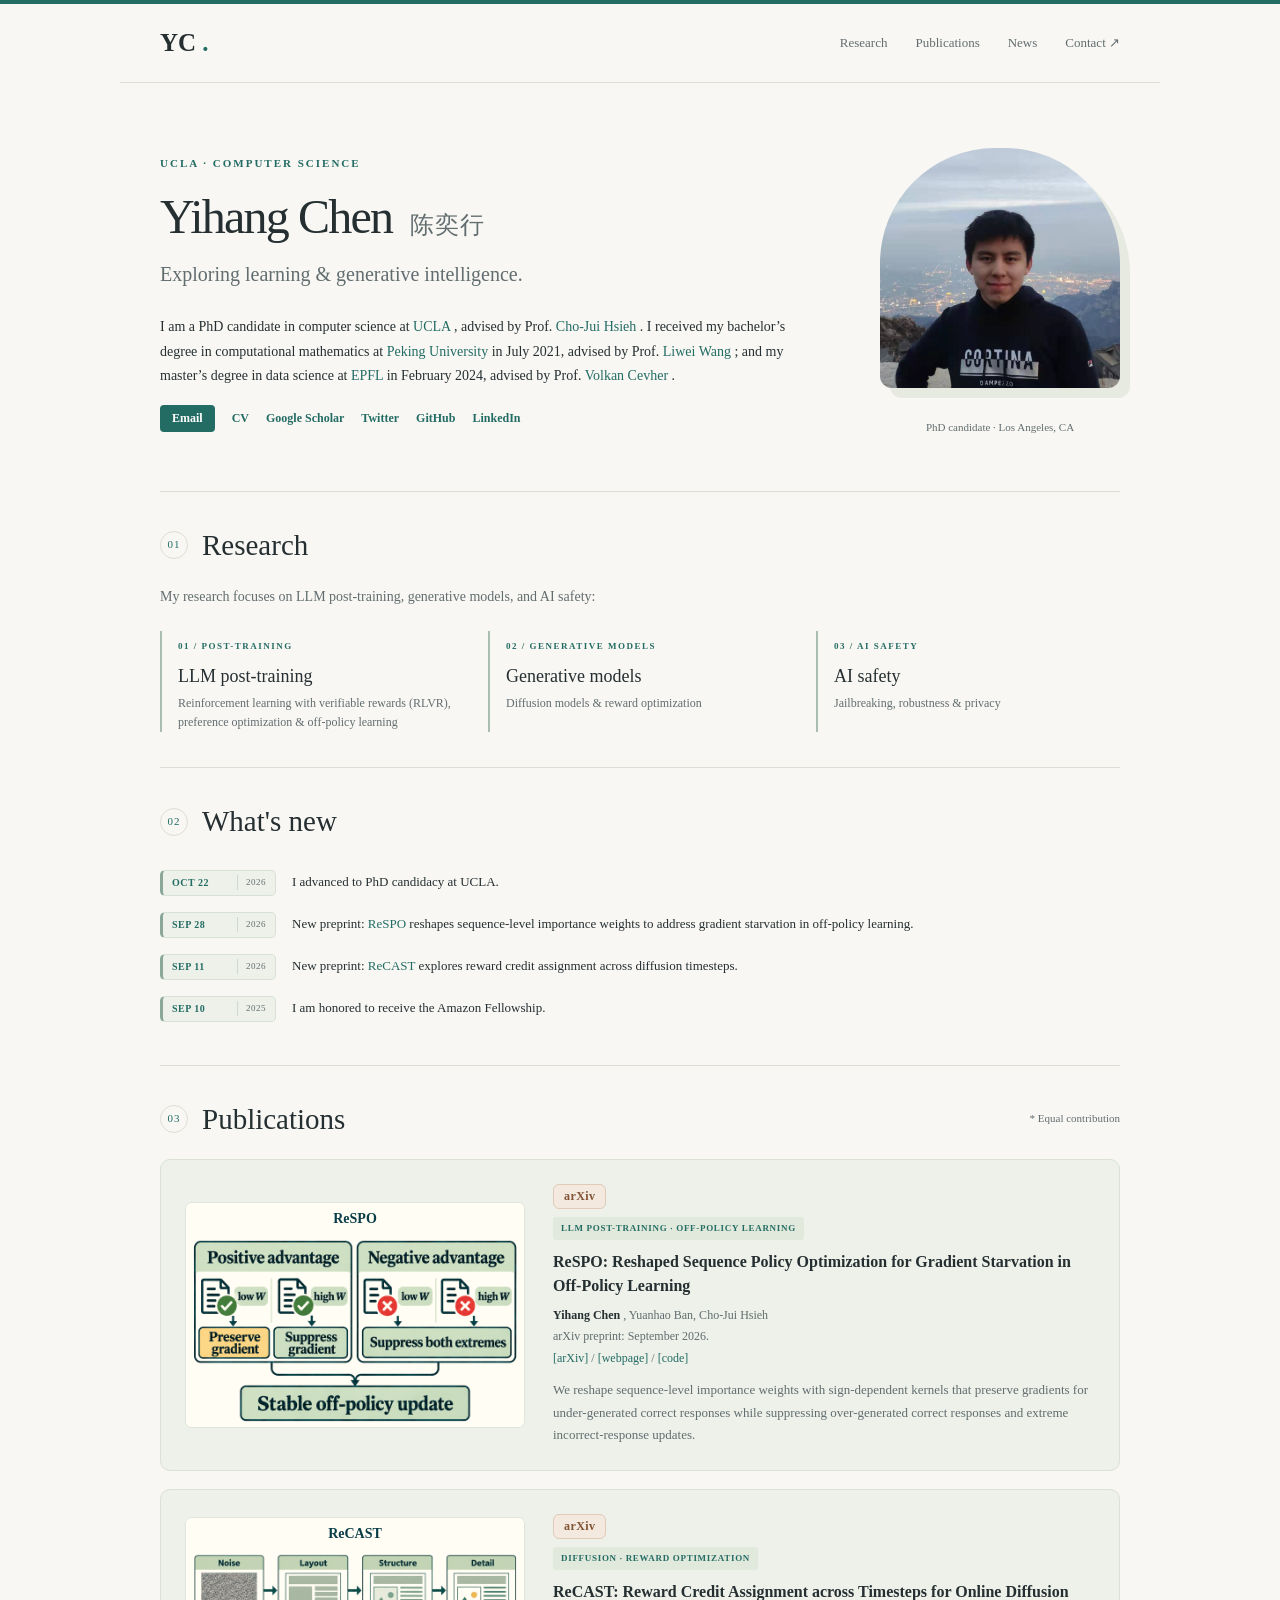
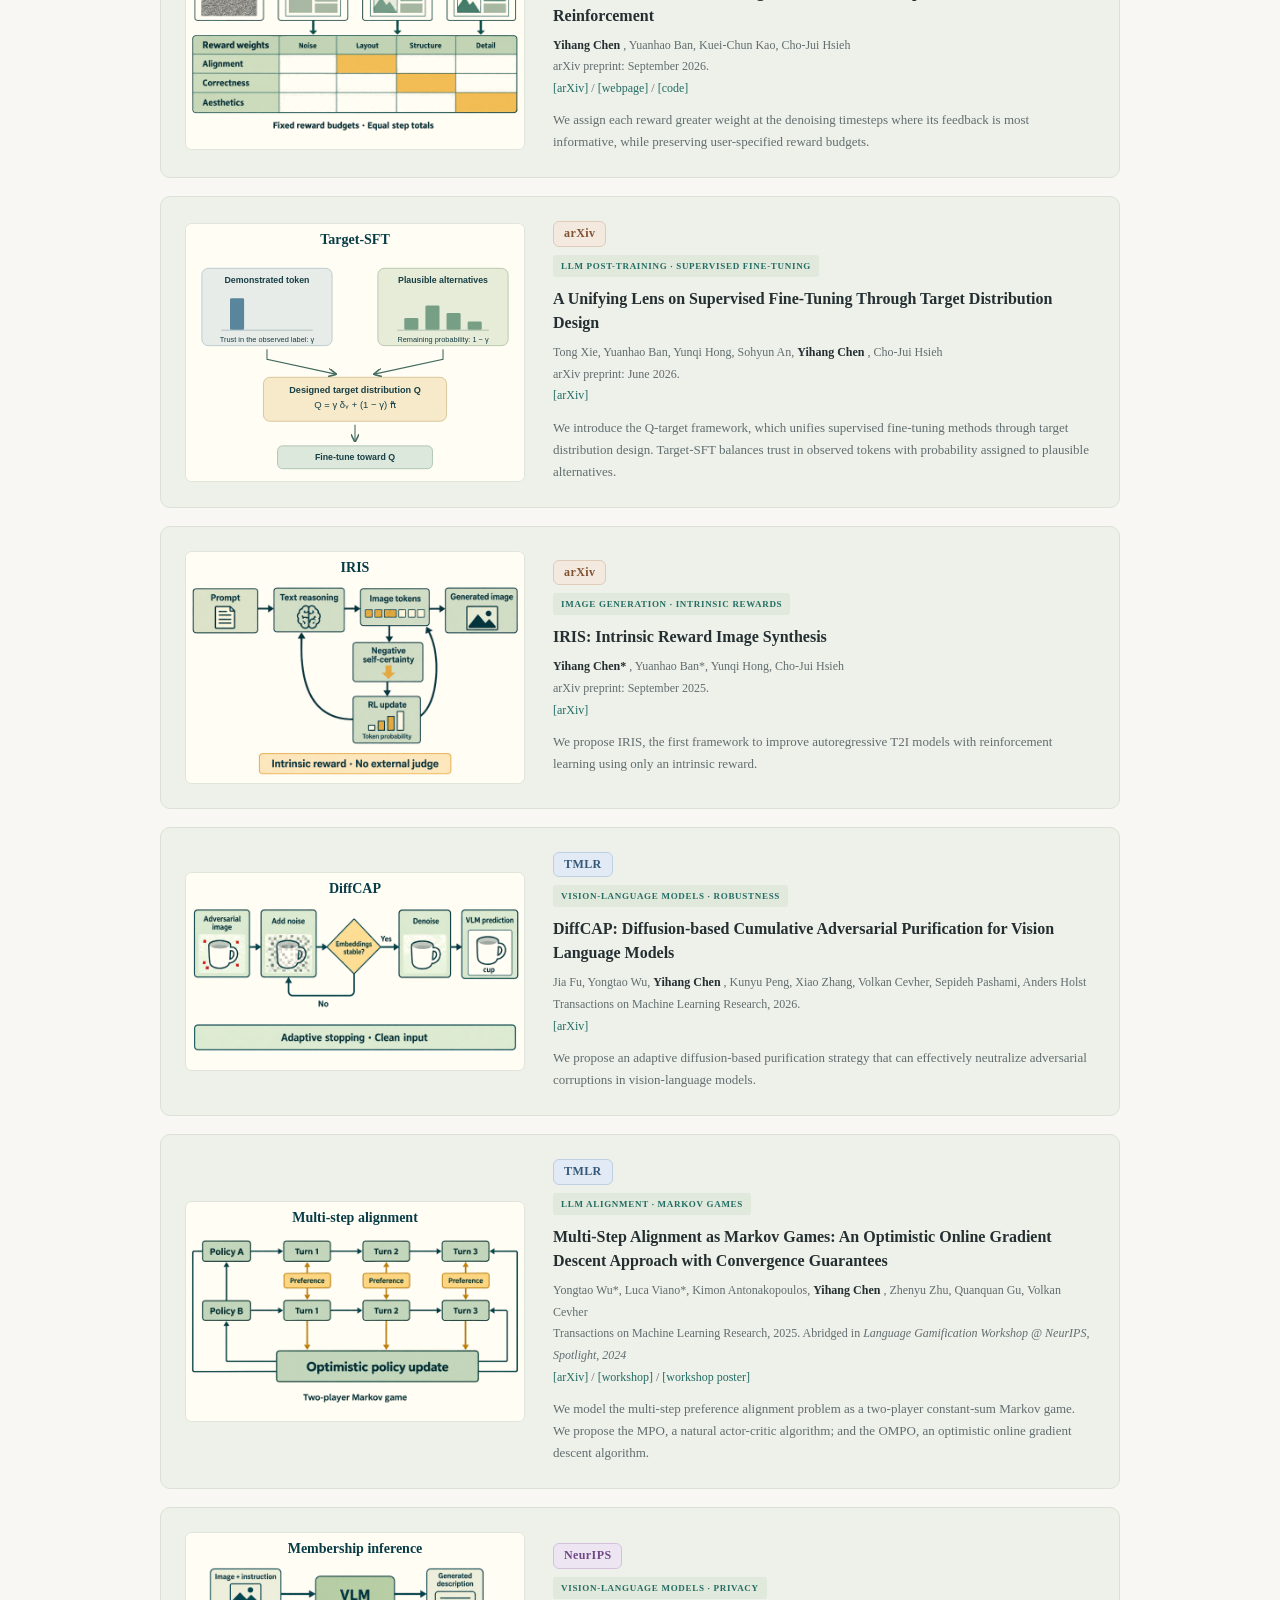
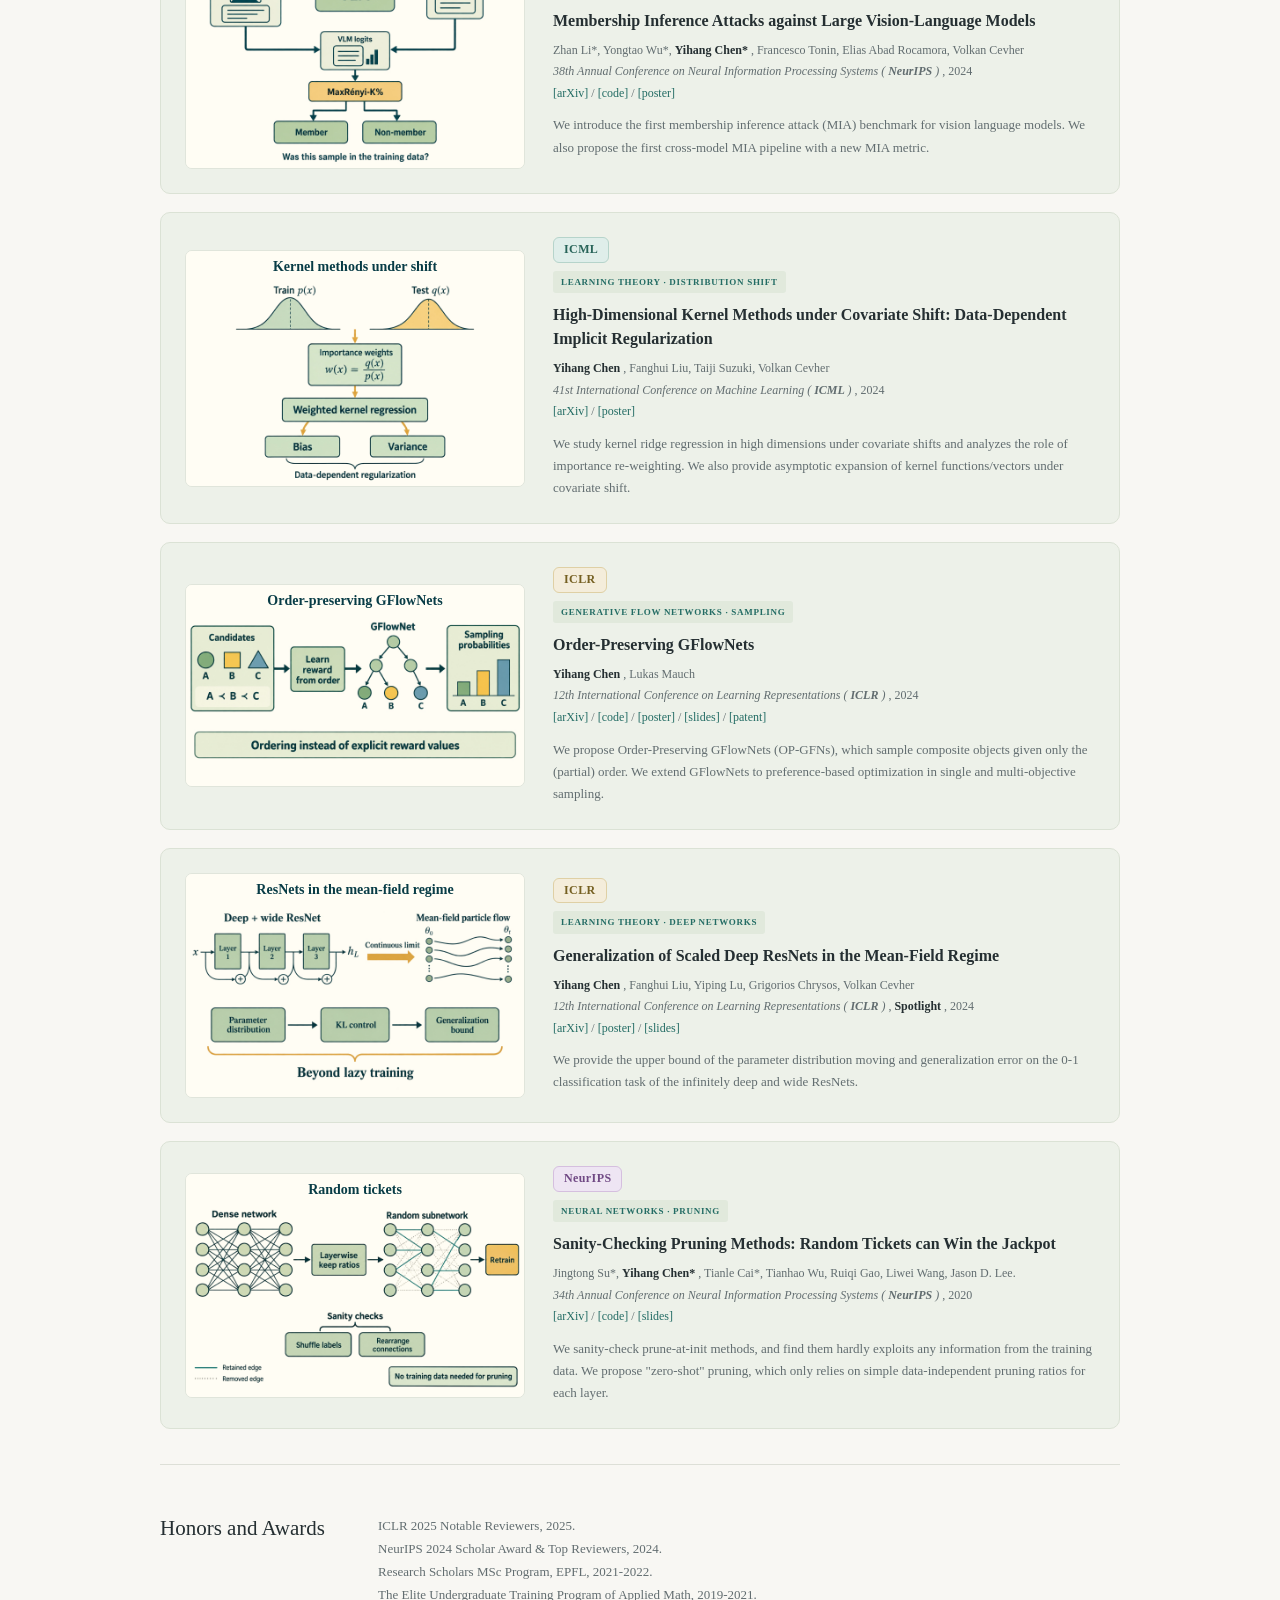
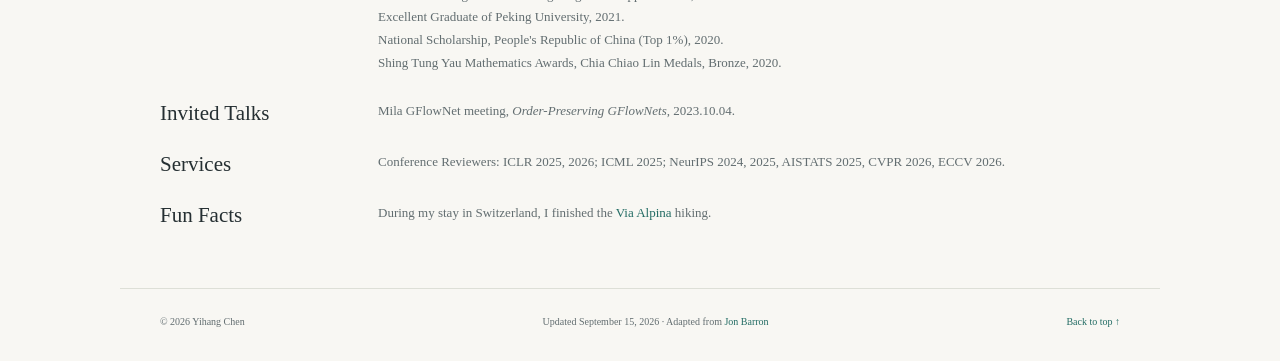
<file: index.html>
<!DOCTYPE html>
<html lang="en">
 <head>
  <meta charset="utf-8"/>
  <meta content="width=device-width, initial-scale=1" name="viewport"/>
  <meta content="Yihang Chen" name="author"/>
  <meta content="Yihang Chen, computer science PhD candidate at UCLA. Research in LLM post-training, generative models, and AI safety." name="description"/>
  <meta content="#f8f7f3" name="theme-color"/>
  <title>
   Yihang Chen | UCLA
  </title>
  <link href="images/favicon/favicon.ico" rel="icon"/>
  <link href="stylesheet.css" rel="stylesheet"/>
 </head>
 <body id="top">
  <a class="skip-link" href="#main">
   Skip to content
  </a>
  <header class="site-header">
   <a class="wordmark" href="#top">
    YC
    <span>
     .
    </span>
   </a>
   <nav aria-label="Main navigation">
    <a href="#research">
     Research
    </a>
    <a href="#publications">
     Publications
    </a>
    <a href="#news">
     News
    </a>
    <a href="mailto:yhangchen@cs.ucla.edu">
     Contact
     <span aria-hidden="true">
      ↗
     </span>
    </a>
   </nav>
  </header>
  <main id="main">
   <section aria-labelledby="name" class="hero">
    <div>
     <p class="eyebrow">
      UCLA · COMPUTER SCIENCE
     </p>
     <h1 id="name">
      Yihang Chen
      <span lang="zh">
       陈奕行
      </span>
     </h1>
     <p class="hero-subtitle">
      Exploring learning &amp; generative intelligence.
     </p>
     <p>
      I am a PhD candidate in computer science at
      <a href="https://www.cs.ucla.edu/">
       UCLA
      </a>
      , advised by Prof.
      <a href="https://web.cs.ucla.edu/~chohsieh/">
       Cho-Jui Hsieh
      </a>
      . I received my bachelor’s degree in computational mathematics at
      <a href="https://english.pku.edu.cn">
       Peking University
      </a>
      in July 2021, advised by Prof.
      <a href="http://www.liweiwang-pku.com">
       Liwei Wang
      </a>
      ; and my master’s degree in data science at
      <a href="https://epfl.ch">
       EPFL
      </a>
      in February 2024, advised by Prof.
      <a href="https://people.epfl.ch/volkan.cevher">
       Volkan Cevher
      </a>
      .
     </p>
     <div aria-label="Profile links" class="social-links">
      <a href="mailto:yhangchen@cs.ucla.edu">
       Email
      </a>
      <a href="https://www.overleaf.com/read/thnhrbrfrbvq#7aed11">
       CV
      </a>
      <a href="https://scholar.google.com/citations?user=HzlOQRkAAAAJ&amp;hl">
       Google
                                            Scholar
      </a>
      <a href="https://twitter.com/brandonchen991">
       Twitter
      </a>
      <a href="https://github.com/yhangchen">
       GitHub
      </a>
      <a href="https://www.linkedin.com/in/yihang-chen-177862194">
       LinkedIn
      </a>
     </div>
    </div>
    <figure class="portrait">
     <img alt="Yihang Chen" height="280" src="images/bio.jpg" width="280"/>
     <figcaption>
      PhD candidate · Los Angeles, CA
     </figcaption>
    </figure>
   </section>
   <section class="research-section" id="research">
    <div class="section-heading">
     <span class="section-number">
      01
     </span>
     <h2>
      Research
     </h2>
    </div>
    <p>
     My research focuses on LLM post-training, generative models, and AI safety:
    </p>
    <ul class="research-topics">
     <li>
      <span>
       01 / POST-TRAINING
      </span>
      <h3>
       LLM post-training
      </h3>
      <p>
       Reinforcement learning with verifiable rewards (RLVR), preference optimization &amp; off-policy learning
      </p>
     </li>
     <li>
      <span>
       02 / GENERATIVE MODELS
      </span>
      <h3>
       Generative models
      </h3>
      <p>
       Diffusion models &amp; reward optimization
      </p>
     </li>
     <li>
      <span>
       03 / AI SAFETY
      </span>
      <h3>
       AI safety
      </h3>
      <p>
       Jailbreaking, robustness &amp; privacy
      </p>
     </li>
    </ul>
   </section>
   <section class="news-section" id="news">
    <div class="section-heading">
     <span class="section-number">
      02
     </span>
     <h2>
      What's new
     </h2>
    </div>
    <ul class="news-list">
     <li>
      <time class="news-date" datetime="2026-10-22">
       <span>
        Oct 22
       </span>
       <span class="news-year">
        2026
       </span>
      </time>
      <div class="news-copy">
       I advanced to PhD candidacy at UCLA.
      </div>
     </li>
     <li>
      <time class="news-date" datetime="2026-09-28">
       <span>
        Sep 28
       </span>
       <span class="news-year">
        2026
       </span>
      </time>
      <div class="news-copy">
       New preprint:
       <a href="https://yhangchen.github.io/ReSPO/">
        ReSPO
       </a>
       reshapes sequence-level importance weights to address gradient starvation in off-policy learning.
      </div>
     </li>
     <li>
      <time class="news-date" datetime="2026-09-11">
       <span>
        Sep 11
       </span>
       <span class="news-year">
        2026
       </span>
      </time>
      <div class="news-copy">
       New preprint:
       <a href="https://arxiv.org/abs/2609.13425">
        ReCAST
       </a>
       explores reward credit assignment across diffusion timesteps.
      </div>
     </li>
     <li>
      <time class="news-date" datetime="2025-09-10">
       <span>
        Sep 10
       </span>
       <span class="news-year">
        2025
       </span>
      </time>
      <div class="news-copy">
       I am honored to receive the Amazon Fellowship.
      </div>
     </li>
    </ul>
   </section>
   <section id="publications">
    <div class="section-heading">
     <span class="section-number">
      03
     </span>
     <h2>
      Publications
     </h2>
     <span class="section-note">
      * Equal contribution
     </span>
    </div>
    <div class="publication-list">
     <article class="publication">
      <figure class="paper-image">
       <a aria-label="Enlarge method diagram: ReSPO gradient allocation" class="diagram-link" href="images/publications/respo-diagram-v3.png" rel="noopener" style="--heading-trim: 10%; --heading-background: #fffdf4;" target="_blank">
        <span aria-hidden="true" class="diagram-heading">
         <span>
          ReSPO
         </span>
        </span>
        <span class="diagram-art">
         <img alt="ReSPO preserves low-ratio positive gradients, suppresses high-ratio positive gradients, and suppresses both negative-ratio extremes." height="1024" loading="lazy" src="images/publications/respo-diagram-v3.png" width="1536"/>
        </span>
       </a>
      </figure>
      <div class="paper-info">
       <span class="paper-venue" data-venue="arxiv">
        arXiv
       </span>
       <span class="paper-topic">
        LLM POST-TRAINING · OFF-POLICY LEARNING
       </span>
       <a href="https://arxiv.org/abs/2609.35433">
        <h3>
         ReSPO: Reshaped Sequence Policy Optimization for Gradient Starvation in Off-Policy Learning
        </h3>
       </a>
       <strong>
        Yihang Chen
       </strong>
       , Yuanhao Ban, Cho-Jui Hsieh
       <br/>
       arXiv preprint: September 2026.
       <br/>
       <a href="https://arxiv.org/abs/2609.35433">
        [arXiv]
       </a>
       /
       <a href="https://yhangchen.github.io/ReSPO/">
        [webpage]
       </a>
       /
       <a href="https://github.com/yhangchen/ReSPO-code">
        [code]
       </a>
       <p>
        We reshape sequence-level importance weights with sign-dependent kernels that preserve gradients for under-generated correct responses while suppressing over-generated correct responses and extreme incorrect-response updates.
       </p>
      </div>
     </article>
     <article class="publication">
      <figure class="paper-image">
       <a aria-label="Enlarge method diagram: ReCAST: Reward Credit Assignment across Timesteps for Online Diffusion Reinforcement" class="diagram-link" href="images/publications/recast-diagram.jpg" rel="noopener" style="--heading-trim: 8%; --heading-background: #fffdf4;" target="_blank">
        <span aria-hidden="true" class="diagram-heading">
         <span>
          ReCAST
         </span>
        </span>
        <span class="diagram-art">
         <img alt="Reward-specific weights vary across denoising steps while preserving reward budgets." height="1024" loading="lazy" src="images/publications/recast-diagram.jpg" width="1536"/>
        </span>
       </a>
      </figure>
      <div class="paper-info">
       <span class="paper-venue" data-venue="arxiv">
        arXiv
       </span>
       <span class="paper-topic">
        DIFFUSION · REWARD OPTIMIZATION
       </span>
       <a href="https://arxiv.org/abs/2609.13425">
        <h3>
         ReCAST: Reward Credit Assignment across Timesteps for Online Diffusion Reinforcement
        </h3>
       </a>
       <strong>
        Yihang Chen
       </strong>
       , Yuanhao Ban, Kuei-Chun Kao, Cho-Jui Hsieh
       <br/>
       arXiv preprint: September 2026.
       <br/>
       <a href="https://arxiv.org/abs/2609.13425">
        [arXiv]
       </a>
       /
       <a href="https://yhangchen.github.io/ReCAST/">
        [webpage]
       </a>
       /
       <a href="https://github.com/yhangchen/ReCAST-code">
        [code]
       </a>
       <p>
        We assign each reward greater weight at the denoising timesteps where its feedback is most informative, while preserving user-specified reward budgets.
       </p>
      </div>
     </article>
     <article class="publication">
      <figure class="paper-image">
       <a aria-label="Enlarge method diagram: Target-SFT" class="diagram-link" href="images/publications/target-sft-diagram.svg" rel="noopener" style="--heading-trim: 0%; --heading-background: #fffdf4;" target="_blank">
        <span aria-hidden="true" class="diagram-heading">
         <span>
          Target-SFT
         </span>
        </span>
        <span class="diagram-art">
         <img alt="Target-SFT mixes trust in the demonstrated token with plausible alternatives to construct the training target Q." height="640" loading="lazy" src="images/publications/target-sft-diagram.svg" width="960"/>
        </span>
       </a>
      </figure>
      <div class="paper-info">
       <span class="paper-venue" data-venue="arxiv">
        arXiv
       </span>
       <span class="paper-topic">
        LLM POST-TRAINING · SUPERVISED FINE-TUNING
       </span>
       <a href="https://arxiv.org/abs/2606.11189">
        <h3>
         A Unifying Lens on Supervised Fine-Tuning Through Target Distribution Design
        </h3>
       </a>
       Tong Xie, Yuanhao Ban, Yunqi Hong, Sohyun An,
       <strong>
        Yihang Chen
       </strong>
       , Cho-Jui Hsieh
       <br/>
       arXiv preprint: June 2026.
       <br/>
       <a href="https://arxiv.org/abs/2606.11189">
        [arXiv]
       </a>
       <p>
        We introduce the Q-target framework, which unifies supervised fine-tuning methods through target distribution design. Target-SFT balances trust in observed tokens with probability assigned to plausible alternatives.
       </p>
      </div>
     </article>
     <article class="publication">
      <figure class="paper-image">
       <a aria-label="Enlarge method diagram: IRIS: Intrinsic Reward Image Synthesis" class="diagram-link" href="images/publications/iris-diagram.jpg" rel="noopener" style="--heading-trim: 8%; --heading-background: #ffffff;" target="_blank">
        <span aria-hidden="true" class="diagram-heading">
         <span>
          IRIS
         </span>
        </span>
        <span class="diagram-art">
         <img alt="Negative self-certainty supplies the intrinsic reward for image-generation RL." height="1024" loading="lazy" src="images/publications/iris-diagram.jpg" width="1536"/>
        </span>
       </a>
      </figure>
      <div class="paper-info">
       <span class="paper-venue" data-venue="arxiv">
        arXiv
       </span>
       <span class="paper-topic">
        IMAGE GENERATION · INTRINSIC REWARDS
       </span>
       <a href="https://arxiv.org/abs/2509.25562">
        <h3>
         IRIS: Intrinsic Reward Image Synthesis
        </h3>
       </a>
       <strong>
        Yihang Chen*
       </strong>
       , Yuanhao Ban*, Yunqi Hong, Cho-Jui Hsieh
       <br/>
       arXiv preprint: September 2025.
       <br/>
       <a href="https://arxiv.org/abs/2509.25562">
        [arXiv]
       </a>
       <p>
        We propose IRIS, the first framework to improve autoregressive T2I models with reinforcement learning using only an intrinsic reward.
       </p>
      </div>
     </article>
     <article class="publication">
      <figure class="paper-image">
       <a aria-label="Enlarge method diagram: DiffCAP: Diffusion-based Cumulative Adversarial Purification for Vision Language Models" class="diagram-link" href="images/publications/diffcap-diagram-v2.jpg" rel="noopener" style="--heading-trim: 18%; --heading-background: #fffef6;" target="_blank">
        <span aria-hidden="true" class="diagram-heading">
         <span>
          DiffCAP
         </span>
        </span>
        <span class="diagram-art">
         <img alt="Add noise until embeddings stabilize, then denoise before VLM inference." height="1024" loading="lazy" src="images/publications/diffcap-diagram-v2.jpg" width="1536"/>
        </span>
       </a>
      </figure>
      <div class="paper-info">
       <span class="paper-venue" data-venue="tmlr">
        TMLR
       </span>
       <span class="paper-topic">
        VISION-LANGUAGE MODELS · ROBUSTNESS
       </span>
       <a href="https://openreview.net/forum?id=kpuV3mzwqw">
        <h3>
         DiffCAP: Diffusion-based Cumulative Adversarial Purification for Vision Language Models
        </h3>
       </a>
       Jia Fu, Yongtao Wu,
       <strong>
        Yihang Chen
       </strong>
       , Kunyu Peng, Xiao Zhang, Volkan Cevher, Sepideh Pashami, Anders Holst
       <br/>
       Transactions on Machine Learning Research, 2026.
       <br/>
       <a href="https://arxiv.org/abs/2506.03933">
        [arXiv]
       </a>
       <p>
        We propose an adaptive diffusion-based purification strategy that can effectively neutralize adversarial corruptions in vision-language models.
       </p>
      </div>
     </article>
     <article class="publication">
      <figure class="paper-image">
       <a aria-label="Enlarge method diagram: Multi-Step Alignment as Markov Games: An Optimistic Online Gradient Descent Approach with Convergence Guarantees" class="diagram-link" href="images/publications/ompo-diagram.jpg" rel="noopener" style="--heading-trim: 11.3333%; --heading-background: #fffdf4;" target="_blank">
        <span aria-hidden="true" class="diagram-heading">
         <span>
          Multi-step alignment
         </span>
        </span>
        <span class="diagram-art">
         <img alt="Compare policies at each turn and update them using multi-step preferences." height="1024" loading="lazy" src="images/publications/ompo-diagram.jpg" width="1536"/>
        </span>
       </a>
      </figure>
      <div class="paper-info">
       <span class="paper-venue" data-venue="tmlr">
        TMLR
       </span>
       <span class="paper-topic">
        LLM ALIGNMENT · MARKOV GAMES
       </span>
       <a href="https://openreview.net/forum?id=ZWZKaqZCy0">
        <h3>
         Multi-Step Alignment as Markov Games: An Optimistic Online Gradient Descent Approach with Convergence Guarantees
        </h3>
       </a>
       Yongtao Wu*, Luca Viano*, Kimon Antonakopoulos,
       <strong>
        Yihang Chen
       </strong>
       , Zhenyu Zhu, Quanquan Gu, Volkan Cevher
       <br/>
       Transactions on Machine Learning Research, 2025. Abridged in
       <em>
        Language Gamification Workshop @ NeurIPS, Spotlight, 2024
       </em>
       <br/>
       <a href="https://arxiv.org/abs/2502.12678">
        [arXiv]
       </a>
       /
       <a href="https://openreview.net/forum?id=Q8Ee3yrwC6">
        [workshop]
       </a>
       /
       <a href="posters/24_neurips_langame_mpo.pdf">
        [workshop poster]
       </a>
       <p>
        We model the multi-step preference alignment problem as a two-player constant-sum Markov game. We propose the MPO, a natural actor-critic algorithm; and the OMPO, an optimistic online gradient descent algorithm.
       </p>
      </div>
     </article>
     <article class="publication">
      <figure class="paper-image">
       <a aria-label="Enlarge method diagram: Membership Inference Attacks against Large Vision-Language Models" class="diagram-link" href="images/publications/membership-diagram.jpg" rel="noopener" style="--heading-trim: 6.66667%; --heading-background: #ffffff;" target="_blank">
        <span aria-hidden="true" class="diagram-heading">
         <span>
          Membership inference
         </span>
        </span>
        <span class="diagram-art">
         <img alt="Use image and text output statistics to detect training-data membership." height="1024" loading="lazy" src="images/publications/membership-diagram.jpg" width="1536"/>
        </span>
       </a>
      </figure>
      <div class="paper-info">
       <span class="paper-venue" data-venue="neurips">
        NeurIPS
       </span>
       <span class="paper-topic">
        VISION-LANGUAGE MODELS · PRIVACY
       </span>
       <a href="https://openreview.net/forum?id=nv2Qt5cj1a">
        <h3>
         Membership Inference Attacks against Large Vision-Language Models
        </h3>
       </a>
       Zhan Li*, Yongtao Wu*,
       <strong>
        Yihang Chen*
       </strong>
       , Francesco Tonin, Elias Abad Rocamora, Volkan Cevher
       <br/>
       <em>
        38th Annual Conference on Neural Information Processing Systems (
        <b>
         NeurIPS
        </b>
        )
       </em>
       , 2024
       <br/>
       <a href="https://arxiv.org/abs/2411.02902">
        [arXiv]
       </a>
       /
       <a href="https://github.com/LIONS-EPFL/VL-MIA">
        [code]
       </a>
       /
       <a href="posters/24_neurips_mia.pdf">
        [poster]
       </a>
       <p>
        We introduce the first membership inference attack (MIA) benchmark for vision language models. We also propose the first cross-model MIA pipeline with a new MIA metric.
       </p>
      </div>
     </article>
     <article class="publication">
      <figure class="paper-image">
       <a aria-label="Enlarge method diagram: High-Dimensional Kernel Methods under Covariate Shift: Data-Dependent Implicit Regularization" class="diagram-link" href="images/publications/kernel-diagram.jpg" rel="noopener" style="--heading-trim: 6.66667%; --heading-background: #fffdf4;" target="_blank">
        <span aria-hidden="true" class="diagram-heading">
         <span>
          Kernel methods under shift
         </span>
        </span>
        <span class="diagram-art">
         <img alt="Importance weighting changes the bias–variance trade-off under covariate shift." height="1024" loading="lazy" src="images/publications/kernel-diagram.jpg" width="1536"/>
        </span>
       </a>
      </figure>
      <div class="paper-info">
       <span class="paper-venue" data-venue="icml">
        ICML
       </span>
       <span class="paper-topic">
        LEARNING THEORY · DISTRIBUTION SHIFT
       </span>
       <a href="https://openreview.net/forum?id=bBzlapzeR1">
        <h3>
         High-Dimensional Kernel Methods under Covariate Shift: Data-Dependent Implicit Regularization
        </h3>
       </a>
       <strong>
        Yihang Chen
       </strong>
       , Fanghui Liu, Taiji Suzuki, Volkan Cevher
       <br/>
       <em>
        41st International Conference on Machine Learning (
        <b>
         ICML
        </b>
        )
       </em>
       , 2024
       <br/>
       <a href="https://arxiv.org/abs/2406.03171">
        [arXiv]
       </a>
       /
       <a href="posters/24_icml_kernel.pdf">
        [poster]
       </a>
       <p>
        We study kernel ridge regression in high dimensions under covariate shifts and analyzes the role of importance re-weighting. We also provide asymptotic expansion of kernel functions/vectors under covariate shift.
       </p>
      </div>
     </article>
     <article class="publication">
      <figure class="paper-image">
       <a aria-label="Enlarge method diagram: Order-Preserving GFlowNets" class="diagram-link" href="images/publications/gflownet-diagram.jpg" rel="noopener" style="--heading-trim: 16.6667%; --heading-background: #ffffff;" target="_blank">
        <span aria-hidden="true" class="diagram-heading">
         <span>
          Order-preserving GFlowNets
         </span>
        </span>
        <span class="diagram-art">
         <img alt="Learn rewards from candidate orderings, then sample through a GFlowNet." height="1024" loading="lazy" src="images/publications/gflownet-diagram.jpg" width="1536"/>
        </span>
       </a>
      </figure>
      <div class="paper-info">
       <span class="paper-venue" data-venue="iclr">
        ICLR
       </span>
       <span class="paper-topic">
        GENERATIVE FLOW NETWORKS · SAMPLING
       </span>
       <a href="https://openreview.net/forum?id=VXDPXuq4oG">
        <h3>
         Order-Preserving GFlowNets
        </h3>
       </a>
       <strong>
        Yihang Chen
       </strong>
       , Lukas Mauch
       <br/>
       <em>
        12th International Conference on Learning Representations (
        <b>
         ICLR
        </b>
        )
       </em>
       , 2024
       <br/>
       <a href="https://arxiv.org/abs/2310.00386">
        [arXiv]
       </a>
       /
       <a href="https://github.com/yhangchen/OP-GFN">
        [code]
       </a>
       /
       <a href="posters/24_iclr_gfn.pdf">
        [poster]
       </a>
       /
       <a href="slides/24_iclr_gfn.pdf">
        [slides]
       </a>
       /
       <a href="https://patents.google.com/patent/WO2025061851A1/en?oq=wo2025061851">
        [patent]
       </a>
       <p>
        We propose Order-Preserving GFlowNets (OP-GFNs), which sample composite objects given only the (partial) order. We extend GFlowNets to preference-based optimization in single and multi-objective sampling.
       </p>
      </div>
     </article>
     <article class="publication">
      <figure class="paper-image">
       <a aria-label="Enlarge method diagram: Generalization of Scaled Deep ResNets in the Mean-Field Regime" class="diagram-link" href="images/publications/resnet-diagram.jpg" rel="noopener" style="--heading-trim: 10%; --heading-background: #ffffff;" target="_blank">
        <span aria-hidden="true" class="diagram-heading">
         <span>
          ResNets in the mean-field regime
         </span>
        </span>
        <span class="diagram-art">
         <img alt="Control parameter-distribution movement to derive generalization bounds." height="1024" loading="lazy" src="images/publications/resnet-diagram.jpg" width="1536"/>
        </span>
       </a>
      </figure>
      <div class="paper-info">
       <span class="paper-venue" data-venue="iclr">
        ICLR
       </span>
       <span class="paper-topic">
        LEARNING THEORY · DEEP NETWORKS
       </span>
       <a href="https://openreview.net/forum?id=tMzPZTvz2H">
        <h3>
         Generalization of Scaled Deep ResNets in the Mean-Field Regime
        </h3>
       </a>
       <strong>
        Yihang Chen
       </strong>
       , Fanghui Liu, Yiping Lu, Grigorios Chrysos, Volkan Cevher
       <br/>
       <em>
        12th International Conference on Learning Representations (
        <b>
         ICLR
        </b>
        )
       </em>
       ,
       <span class="distinction">
        <strong>
         Spotlight
        </strong>
       </span>
       , 2024
       <br/>
       <a href="https://arxiv.org/abs/2403.09889">
        [arXiv]
       </a>
       /
       <a href="posters/24_iclr_resnet.pdf">
        [poster]
       </a>
       /
       <a href="slides/24_iclr_resnet.pdf">
        [slides]
       </a>
       <p>
        We provide the upper bound of the parameter distribution moving and generalization error on the 0-1 classification task of the infinitely deep and wide ResNets.
       </p>
      </div>
     </article>
     <article class="publication">
      <figure class="paper-image">
       <a aria-label="Enlarge method diagram: Sanity-Checking Pruning Methods: Random Tickets can Win the Jackpot" class="diagram-link" href="images/publications/pruning-diagram.jpg" rel="noopener" style="--heading-trim: 10%; --heading-background: #fffdf4;" target="_blank">
        <span aria-hidden="true" class="diagram-heading">
         <span>
          Random tickets
         </span>
        </span>
        <span class="diagram-art">
         <img alt="Randomly retain edges using layerwise ratios, then train the sparse network." height="1024" loading="lazy" src="images/publications/pruning-diagram.jpg" width="1536"/>
        </span>
       </a>
      </figure>
      <div class="paper-info">
       <span class="paper-venue" data-venue="neurips">
        NeurIPS
       </span>
       <span class="paper-topic">
        NEURAL NETWORKS · PRUNING
       </span>
       <a href="https://proceedings.neurips.cc/paper/2020/hash/eae27d77ca20db309e056e3d2dcd7d69-Abstract.html">
        <h3>
         Sanity-Checking Pruning Methods: Random Tickets can Win the Jackpot
        </h3>
       </a>
       Jingtong Su*,
       <strong>
        Yihang Chen*
       </strong>
       , Tianle Cai*, Tianhao Wu, Ruiqi Gao, Liwei Wang, Jason D. Lee.
       <br/>
       <em>
        34th Annual Conference on Neural Information Processing Systems (
        <b>
         NeurIPS
        </b>
        )
       </em>
       , 2020
       <br/>
       <a href="https://arxiv.org/abs/2009.11094">
        [arXiv]
       </a>
       /
       <a href="https://github.com/yhangchen/sanity-checking-pruning">
        [code]
       </a>
       /
       <a href="slides/20_neurips_pruning.pdf">
        [slides]
       </a>
       <p>
        We sanity-check prune-at-init methods, and find them hardly exploits any information from the training data. We propose "zero-shot" pruning, which only relies on simple data-independent pruning ratios for each layer.
       </p>
      </div>
     </article>
    </div>
   </section>
   <div class="details">
    <section class="detail-section">
     <h2>
      Honors and Awards
     </h2>
     <div>
      ICLR 2025 Notable Reviewers, 2025.
      <br/>
      NeurIPS 2024 Scholar Award &amp; Top Reviewers, 2024.
      <br/>
      Research Scholars MSc Program, EPFL, 2021-2022.
      <br/>
      The Elite Undergraduate Training Program of Applied Math, 2019-2021.
      <br/>
      Excellent Graduate of Peking University, 2021.
      <br/>
      National Scholarship, People's Republic of China (Top 1%), 2020.
      <br/>
      Shing Tung Yau Mathematics Awards, Chia Chiao Lin Medals, Bronze, 2020.
     </div>
    </section>
    <section class="detail-section">
     <h2>
      Invited Talks
     </h2>
     <div>
      Mila GFlowNet meeting,
      <em>
       Order-Preserving GFlowNets,
      </em>
      2023.10.04.
     </div>
    </section>
    <section class="detail-section">
     <h2>
      Services
     </h2>
     <div>
      Conference Reviewers: ICLR 2025, 2026; ICML 2025; NeurIPS 2024, 2025, AISTATS 2025, CVPR 2026, ECCV 2026.
     </div>
    </section>
    <section class="detail-section">
     <h2>
      Fun Facts
     </h2>
     <div>
      During my stay in Switzerland, I finished the
      <a href="miscellanea/via_alpina.pdf">
       Via Alpina
      </a>
      hiking.
     </div>
    </section>
   </div>
  </main>
  <footer>
   <span>
    © 2026 Yihang Chen
   </span>
   <span>
    Updated September 15, 2026 · Adapted from
    <a href="https://github.com/jonbarron/jonbarron_website">
     Jon Barron
    </a>
   </span>
   <a href="#top">
    Back to top ↑
   </a>
  </footer>
 </body>
</html>
</file>
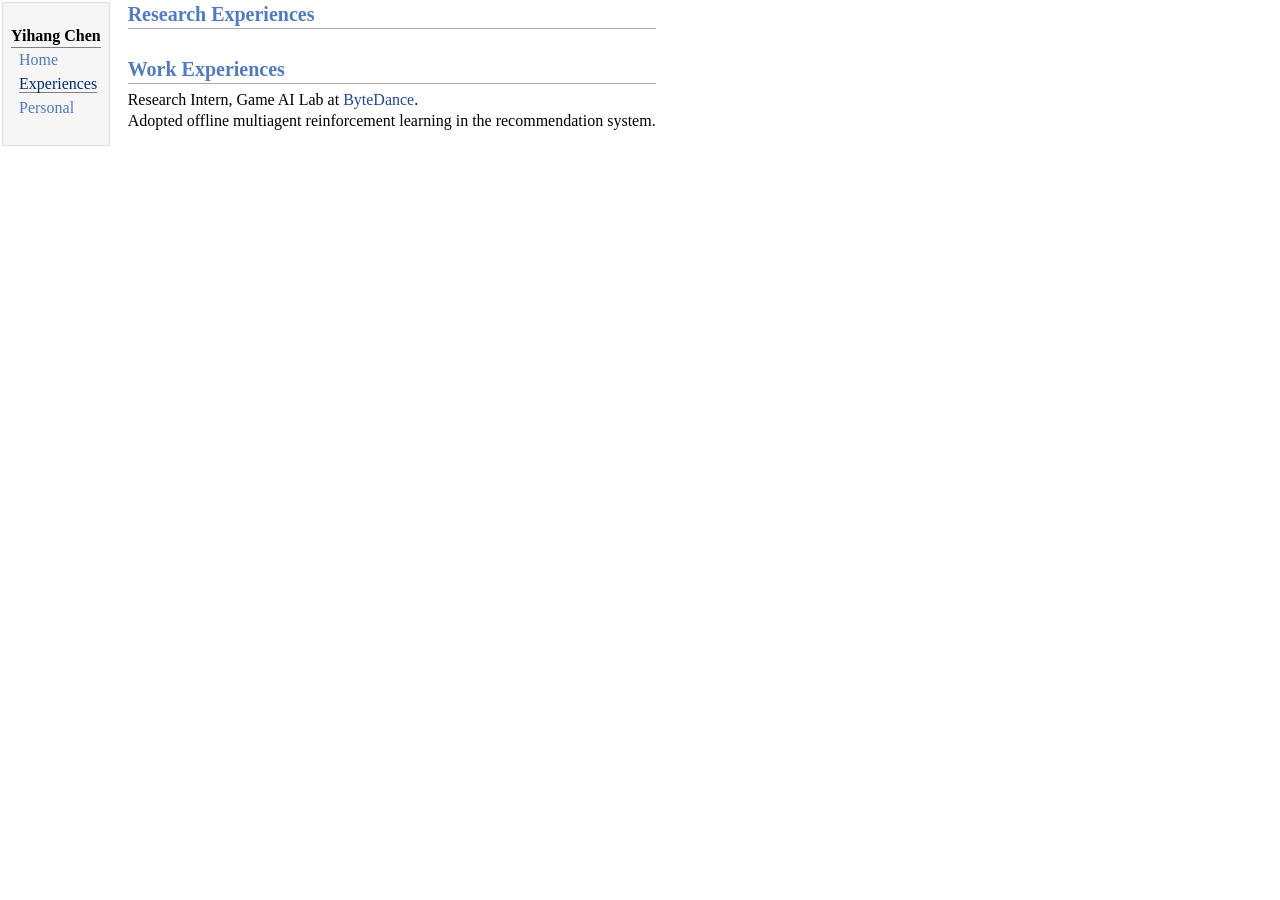
<file: experiences.html>
<!DOCTYPE html PUBLIC "-//W3C//DTD XHTML 1.1//EN"
  "http://www.w3.org/TR/xhtml11/DTD/xhtml11.dtd">
<html xmlns="http://www.w3.org/1999/xhtml" xml:lang="en">
<head>
<meta name="generator" content="jemdoc, see http://jemdoc.jaboc.net/" />
<meta http-equiv="Content-Type" content="text/html;charset=utf-8" />
<link rel="stylesheet" href="jemdoc.css" type="text/css" />
<title></title>
</head>
<body>
<table summary="Table for page layout." id="tlayout">
<tr valign="top">
<td id="layout-menu">
<div class="menu-category">Yihang Chen</div>
<div class="menu-item"><a href="index.html">Home</a></div>
<div class="menu-item"><a href="experiences.html" class="current">Experiences</a></div>
<div class="menu-item"><a href="personal.html">Personal</a></div>
</td>
<td id="layout-content">
<h2>Research Experiences</h2>
<h2>Work Experiences</h2>
<p>Research Intern, Game AI Lab at <a href="www.bytedance.com/">ByteDance</a>.<br />
Adopted offline multiagent reinforcement learning in the recommendation system. </p>
</td>
</tr>
</table>
</body>
</html>
</file>
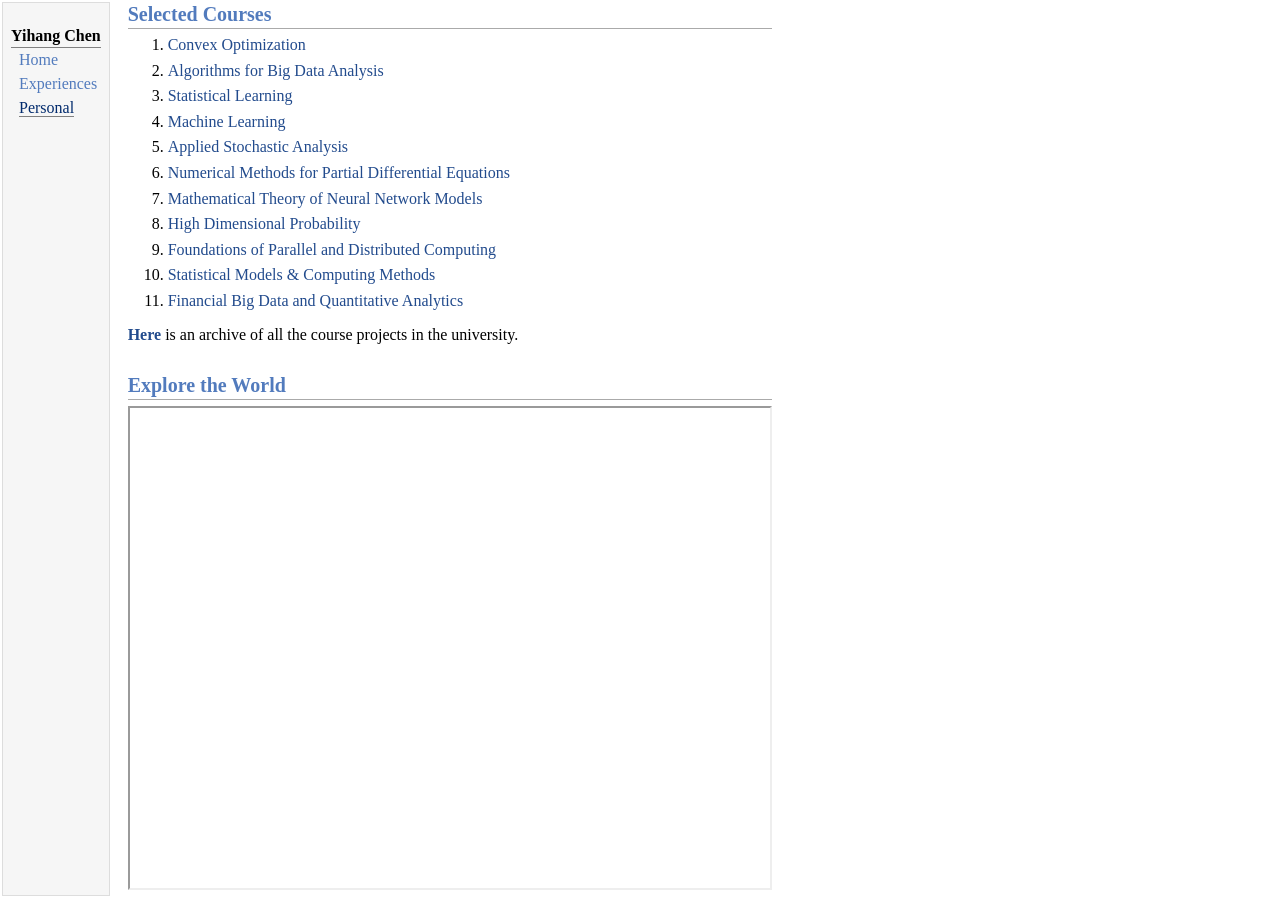
<file: personal.html>
<!DOCTYPE html PUBLIC "-//W3C//DTD XHTML 1.1//EN"
  "http://www.w3.org/TR/xhtml11/DTD/xhtml11.dtd">
<html xmlns="http://www.w3.org/1999/xhtml" xml:lang="en">
<head>
<meta name="generator" content="jemdoc, see http://jemdoc.jaboc.net/" />
<meta http-equiv="Content-Type" content="text/html;charset=utf-8" />
<link rel="stylesheet" href="jemdoc.css" type="text/css" />
<title></title>
</head>
<body>
<table summary="Table for page layout." id="tlayout">
<tr valign="top">
<td id="layout-menu">
<div class="menu-category">Yihang Chen</div>
<div class="menu-item"><a href="index.html">Home</a></div>
<div class="menu-item"><a href="experiences.html">Experiences</a></div>
<div class="menu-item"><a href="personal.html" class="current">Personal</a></div>
</td>
<td id="layout-content">
<h2>Selected Courses</h2>
<ol>
<li><p><a href="http://bicmr.pku.edu.cn/~wenzw/opt-2020-fall.html">Convex Optimization</a></p>
</li>
<li><p><a href="http://bicmr.pku.edu.cn/~wenzw/bigdata2020.html">Algorithms for Big Data Analysis</a></p>
</li>
<li><p><a href="https://www.math.pku.edu.cn/teachers/linw/2892f20.html">Statistical Learning</a></p>
</li>
<li><p><a href="https://cs.nyu.edu/~mohri/mlbook/">Machine Learning</a></p>
</li>
<li><p><a href="https://bookstore.ams.org/gsm-199/">Applied Stochastic Analysis</a></p>
</li>
<li><p><a href="http://dsec.pku.edu.cn/~tanghz/course-html/nmpde2019.php">Numerical Methods for Partial Differential Equations</a></p>
</li>
<li><p><a href="https://github.com/leiwu0/course.math_theory_nn">Mathematical Theory of Neural Network Models</a></p>
</li>
<li><p><a href="https://www.math.uci.edu/~rvershyn/papers/HDP-book/HDP-book.html">High Dimensional Probability</a></p>
</li>
<li><p><a href="http://scholar.pku.edu.cn/chaoyang/classes/fpdc2020">Foundations of Parallel and Distributed Computing</a></p>
</li>
<li><p><a href="https://zcrabbit.github.io/courses/smcm-f20.html">Statistical Models &amp; Computing Methods</a></p>
</li>
<li><p><a href="https://github.com/yhangchen/FBDQA-2021S">Financial Big Data and Quantitative Analytics</a></p>
</li>
</ol>
<p><a href="https://github.com/yhangchen/Course-project"><b>Here</b></a> is an archive of all the course projects in the university.</p>
<h2>Explore the World</h2>
<iframe src="https://www.google.com/maps/d/embed?mid=1AOfO33naxqJ9DWNdZad22H3Wf0XErI-t" width="640" height="480"></iframe>
</td>
</tr>
</table>
</body>
</html>
</file>
<file: stylesheet.css>
:root {
  --paper:#f8f7f3;
  --ink:#252f32;
  --muted:#626d70;
  --accent:#236c64;
  --line:#dddfd7;
  --serif:Palatino,'Palatino Linotype','Book Antiqua',Georgia,serif
}

* {
  box-sizing:border-box
}
html {
  scroll-behavior:smooth;
  scroll-padding-top:32px
}
body {
  margin:0;
  background:var(--paper);
  color:var(--ink);
  font:15px/1.75 var(--serif);
  border-top:4px solid var(--accent)
}
a {
  color:var(--accent);
  text-decoration:none;
  text-underline-offset:4px;
  transition:color .18s
}
a:hover {
  text-decoration:underline;
  color:#174b45
}
a:focus-visible,summary:focus-visible {
  outline:3px solid #b37936;
  outline-offset:5px;
  border-radius:2px
}
p {
  margin:0 0 16px
}
h1,h2,h3 {
  line-height:1.25
}
h2 {
  font-family:var(--serif);
  font-size:29px;
  font-weight:400;
  margin:0
}
h3 {
  font-size:16px;
  margin:0 0 10px
}
main,.site-header,footer {
  max-width:1040px;
  margin:auto;
  padding-left:40px;
  padding-right:40px
}
.site-header {
  display:flex;
  align-items:center;
  justify-content:space-between;
  padding-top:25px;
  padding-bottom:25px;
  border-bottom:1px solid var(--line)
}
.wordmark {
  font:700 25px var(--serif);
  color:var(--ink)
}
.wordmark span {
  color:var(--accent)
}
nav {
  display:flex;
  gap:28px;
  font-size:13px
}
nav a {
  color:var(--muted)
}
.hero {
  display:grid;
  grid-template-columns:1fr 240px;
  gap:60px;
  align-items:center;
  padding:65px 0 53px
}
.eyebrow {
  color:var(--accent);
  font-size:11px;
  letter-spacing:2px;
  font-weight:700;
  margin-bottom:15px
}
h1 {
  font:normal 48px/1.2 var(--serif);
  letter-spacing:-1.8px;
  margin:0 0 12px
}
h1 span {
  font:normal 24px/1.4 var(--serif);
  letter-spacing:1px;
  color:var(--muted);
  display:inline-block;
  margin-left:8px
}
.hero-subtitle {
  font-family:var(--serif);
  font-size:20px;
  color:var(--muted);
  margin-bottom:23px
}
.hero p:not(.eyebrow):not(.hero-subtitle) {
  font-size:14px
}
.portrait {
  margin:0;
  position:relative
}
.portrait img {
  width:100%;
  height:auto;
  aspect-ratio:1;
  object-fit:cover;
  border-radius:48% 48% 12px 12px;
  box-shadow:10px 10px 0 #e7eae1
}
.portrait figcaption {
  font-size:11px;
  color:var(--muted);
  text-align:center;
  margin-top:22px
}
.social-links {
  display:flex;
  flex-wrap:wrap;
  gap:8px 17px;
  font-size:12px;
  font-weight:600
}
.social-links a:first-child {
  background:var(--accent);
  color:white;
  padding:3px 12px;
  border-radius:4px
}
.social-links a {
  padding:3px 0
}
.section-heading {
  display:flex;
  align-items:center;
  gap:14px;
  margin-bottom:22px
}
.section-number {
  font-size:11px;
  letter-spacing:1px;
  color:var(--accent);
  border:1px solid var(--line);
  border-radius:50%;
  width:28px;
  height:28px;
  display:grid;
  place-items:center
}
.section-note {
  margin-left:auto;
  font-size:11px;
  color:var(--muted)
}
main>section:not(.hero) {
  padding:35px 0;
  border-top:1px solid var(--line)
}
.research-section>p {
  color:var(--muted);
  font-size:14px
}
.research-topics {
  list-style:none;
  display:grid;
  grid-template-columns:repeat(3,1fr);
  gap:24px;
  margin:22px 0 0;
  padding:0
}
.research-topics li {
  border-left:2px solid #a9bdb0;
  padding:0 0 0 16px
}
.research-topics span {
  font-size:9px;
  letter-spacing:1.5px;
  color:var(--accent);
  font-weight:600
}
.research-topics h3 {
  font-family:var(--serif);
  font-size:18px;
  font-weight:400;
  margin:7px 0
}
.research-topics p {
  font-size:12px;
  color:var(--muted);
  line-height:1.6;
  margin:0
}
.news-list {
  margin:0;
  padding-left:19px;
  font-size:13px;
  line-height:1.7
}
.news-list li {
  padding:4px 0 4px 6px
}
.news-list li::marker {
  color:#8aa297
}
.publication {
  display: grid;
  grid-template-columns: 210px minmax(0, 1fr);
  gap: 28px;
  padding: 24px;
  margin-bottom: 18px;
  background: #edf1e9;
  border: 1px solid #dbe2d5;
  border-radius: 10px;
  align-items: center;
  transition: border-color .2s, box-shadow .2s;
}
.publication:last-child {
  margin-bottom: 0;
}
.paper-image {
  overflow: hidden;
  border: 1px solid #e0e5db;
  border-radius: 7px;
  background: var(--paper);
  transition: transform .2s, box-shadow .2s;
}
.publication:hover .paper-image {
  transform:translateY(-3px);
  box-shadow:0 7px 20px #263e3010
}
.paper-image img {
  display: block;
  width: 100%;
  height: auto;
  aspect-ratio: 1;
  object-fit: contain;
}
.paper-info {
  font-size:12px;
  color:var(--muted);
  line-height:1.8
}
.paper-info h3 {
  font-size:16px;
  font-weight:650;
  line-height:1.5;
  margin:0 0 7px;
  color:var(--ink)
}
.paper-info>a:first-child:hover h3,.paper-info>a:hover h3 {
  color:var(--accent)
}
.paper-info strong {
  color:var(--ink)
}
.paper-info p {
  font-size:13px;
  line-height:1.7;
  margin:10px 0 0
}
.distinction {
  color:#a25438
}
.details {
  border-top:1px solid var(--line);
  padding:25px 0 35px
}
.detail-section {
  display:grid;
  grid-template-columns:190px 1fr;
  gap:28px;
  margin:25px 0
}
.detail-section h2 {
  font-size:21px
}
.detail-section>div {
  font-size:13px;
  color:var(--muted)
}
footer {
  border-top:1px solid var(--line);
  padding-top:24px;
  padding-bottom:30px;
  display:flex;
  justify-content:space-between;
  gap:18px;
  font-size:10px;
  color:var(--muted)
}
.skip-link {
  position:absolute;
  top:-100px;
  left:16px;
  background:white;
  padding:8px 16px;
  z-index:10
}
.skip-link:focus {
  top:10px
}

@media(max-width:720px) {
  main,.site-header,footer {
  padding-left:24px;
  padding-right:24px
}
.hero {
  grid-template-columns:1fr 170px;
  gap:25px;
  padding:40px 0
}
h1 {
  font-size:38px
}
h1 span {
  display:block;
  margin:8px 0;
  font-size:21px
}
.hero-subtitle {
  font-size:18px
}
.publication {
  grid-template-columns:140px minmax(0,1fr);
  gap:20px
}
.detail-section {
  grid-template-columns:150px 1fr;
  gap:20px
}
footer {
  flex-wrap:wrap
}
.research-topics {
  gap:14px
}

}

@media(max-width:520px) {
  nav {
  gap:16px;
  font-size:11px
}
.hero {
  grid-template-columns:1fr;
  gap:30px
}
.portrait {
  grid-row:1;
  width:150px;
  margin:0 auto
}
.portrait figcaption {
  margin-top:16px;
  font-size:10px
}
.hero h1 {
  font-size:40px
}
.hero h1 span {
  display:inline-block;
  margin-left:6px;
  font-size:21px
}
.hero-subtitle {
  font-size:18px
}
.research-topics {
  grid-template-columns:1fr;
  gap:20px
}
.research-topics h3 {
  margin:4px 0
}
.publication {
  grid-template-columns:1fr;
  gap:18px
}
.paper-image {
  width:180px
}
.section-heading {
  gap:10px
}
.section-note {
  font-size:10px
}
h2 {
  font-size:26px
}
.detail-section {
  grid-template-columns:1fr;
  gap:12px
}
.news-list {
  font-size:12px
}
.paper-info h3 {
  font-size:16px
}
footer {
  flex-direction:column;
  gap:6px
}

}

@media(prefers-reduced-motion:reduce) {
  html {
  scroll-behavior:auto
}
* {
  transition:none!important
}
.publication:hover .paper-image {
  transform:none
}

}

.paper-topic {
  display: block;
  width: fit-content;
  margin-bottom: 10px;
  padding: 3px 8px;
  border-radius: 3px;
  background: #e1e9dc;
  color: var(--accent);
  font-size: 9px;
  font-weight: 700;
  letter-spacing: .7px;
}
.publication:hover {
  border-color: #b9cbb7;
  box-shadow: 0 5px 20px #263e3008;
}
@media (max-width: 720px) {
  .publication { padding: 18px; }
}
@media (max-width: 520px) {
  .paper-image { width: 100%; max-width: 260px; margin: 0 auto; }
  .paper-topic { font-size: 8px; }
}

/* Method diagrams need more room than decorative thumbnails. */
.publication { grid-template-columns: 340px minmax(0, 1fr); }
.paper-image { margin: 0; background: #fffdf4; }
.paper-image img { aspect-ratio: 3 / 2; }
.paper-image a { display: block; cursor: zoom-in; }
.paper-image figcaption {
  border-top: 1px solid var(--line);
  padding: 10px 12px;
  color: var(--muted);
  font-size: 11px;
  line-height: 1.5;
}
@media (max-width: 900px) {
  .publication { grid-template-columns: 280px minmax(0, 1fr); gap: 22px; }
}
@media (max-width: 720px) {
  .publication { grid-template-columns: minmax(0, 1fr); }
  .paper-image { width: 100%; max-width: none; }
}

/* Consistent displayed titles; the source diagrams stay intact. */
.diagram-link { position: relative; }
.diagram-heading {
  display: block;
  padding: 4px 10px;
  background: #fffdf4;
  color: #083c46;
  pointer-events: none;
  text-align: center;
}
.diagram-heading > span {
  display: flex;
  align-items: center;
  justify-content: center;
  min-height: 24px;
  font: 700 14px/16px var(--serif);
}
.diagram-art {
  display: block;
  overflow: hidden;
  isolation: isolate;
  background: #fffdf4;
}
.diagram-art img {
  margin-top: calc(-1 * var(--heading-trim));
  mix-blend-mode: multiply;
}

/* News dates use a compact, aligned date badge. */
.news-list { list-style: none; padding-left: 0; }
.news-list li {
  display: grid;
  grid-template-columns: 116px minmax(0, 1fr);
  gap: 16px;
  align-items: baseline;
  padding: 8px 0;
}
.news-date {
  display: inline-flex;
  align-items: center;
  justify-content: space-between;
  gap: 8px;
  padding: 4px 9px;
  border: 1px solid #d7e1d4;
  border-left: 3px solid #8aa799;
  border-radius: 5px;
  background: #edf1e9;
  color: var(--accent);
  font-size: 10px;
  font-weight: 650;
  line-height: 1.6;
  letter-spacing: .5px;
  text-transform: uppercase;
  font-variant-numeric: tabular-nums;
  white-space: nowrap;
}
.news-year {
  border-left: 1px solid #cedacd;
  padding-left: 8px;
  color: var(--muted);
  font-size: 9px;
  font-weight: 500;
}
@media (max-width: 520px) {
  .news-list li { grid-template-columns: minmax(0, 1fr); gap: 6px; padding: 10px 0; }
  .news-date { width: 116px; }
}

/* Publication venue categories */
.paper-venue {
  display: inline-block;
  margin-bottom: 8px;
  padding: 4px 10px;
  border: 1px solid #b9cbb7;
  border-radius: 6px;
  background: #e1e9dc;
  color: #244c39;
  font-size: 12px;
  line-height: 1.3;
  font-weight: 750;
  letter-spacing: .4px;
}
.paper-venue[data-venue="arxiv"] { background: #f3e9df; border-color: #dfcbb8; color: #805333; }
.paper-venue[data-venue="tmlr"] { background: #e2ebf5; border-color: #bdcfe3; color: #355879; }
.paper-venue[data-venue="neurips"] { background: #eee5f3; border-color: #d5bfdf; color: #704984; }
.paper-venue[data-venue="icml"] { background: #dfeeea; border-color: #b6d4cb; color: #286459; }
.paper-venue[data-venue="iclr"] { background: #f4eddb; border-color: #dfd0a5; color: #756022; }
</file>
<file: jemdoc.css>
/* Default css file for jemdoc. */

table#tlayout {
    border: none;
    border-collapse: separate;
    background: white;
}

body {
	background: white;
	font-family: Georgia, serif;
	padding-bottom: 8px;
	margin: 0;
}

#layout-menu {
	background: #f6f6f6;
	border: 1px solid #dddddd;
	padding-top: 0.5em;
	padding-left: 8px;
	padding-right: 8px;
	font-size: 1.0em;
	width: auto;
	white-space: nowrap;
    text-align: left;
    vertical-align: top;
}

#layout-menu td {
	background: #f4f4f4;
    vertical-align: top;
}

#layout-content {
	padding-top: 0.0em;
	padding-left: 1.0em;
	padding-right: 1.0em;
    border: none;
    background: white;
    text-align: left;
    vertical-align: top;
}

#layout-menu a {
	line-height: 1.5em;
	margin-left: 0.5em;
}

tt {
    background: #ffffdd;
}

pre, tt {
	font-size: 90%;
	font-family: monaco, monospace;
}

a, a > tt {
	color: #224b8d;
	text-decoration: none;
}

a:hover {
	border-bottom: 1px gray dotted;
}

#layout-menu a.current:link, #layout-menu a.current:visited {
	color: #022b6d;
	border-bottom: 1px gray solid;
}
#layout-menu a:link, #layout-menu a:visited, #layout-menu a:hover {
	color: #527bbd;
	text-decoration: none;
}
#layout-menu a:hover {
	text-decoration: none;
}

div.menu-category {
	border-bottom: 1px solid gray;
	margin-top: 0.8em;
	padding-top: 0.2em;
	padding-bottom: 0.1em;
	font-weight: bold;
}

div.menu-item {
	padding-left: 16px;
	text-indent: -16px;
}

div#toptitle {
	padding-bottom: 0.2em;
	margin-bottom: 1.5em;
	border-bottom: 3px double gray;
}

/* Reduce space if we begin the page with a title. */
div#toptitle + h2, div#toptitle + h3 {
	margin-top: -0.7em;
}

div#subtitle {
	margin-top: 0.0em;
	margin-bottom: 0.0em;
	padding-top: 0em;
	padding-bottom: 0.1em;
}

em {
	font-style: italic;
}

strong {
	font-weight: bold;
}


h1, h2, h3 {
	color: #527bbd;
	margin-top: 0.7em;
	margin-bottom: 0.3em;
	padding-bottom: 0.2em;
	line-height: 1.0;
	padding-top: 0.5em;
	border-bottom: 1px solid #aaaaaa;
}

h1 {
	font-size: 165%;
}

h2 {
	padding-top: 0.8em;
	font-size: 125%;
}

h2 + h3 {
    padding-top: 0.2em;
}

h3 {
	font-size: 110%;
	border-bottom: none;
}

p {
	margin-top: 0.0em;
	margin-bottom: 0.8em;
	padding: 0;
	line-height: 1.3;
}

pre {
	padding: 0;
	margin: 0;
}

div#footer {
	font-size: small;
	border-top: 1px solid #c0c0c0;
	padding-top: 0.1em;
	margin-top: 4.0em;
	color: #c0c0c0;
}

div#footer a {
	color: #80a0b0;
}

div#footer-text {
	float: left;
	padding-bottom: 8px;
}

ul, ol, dl {
	margin-top: 0.2em;
	padding-top: 0;
	margin-bottom: 0.8em;
}

dt {
	margin-top: 0.5em;
	margin-bottom: 0;
}

dl {
	margin-left: 20px;
}

dd {
	color: #222222;
}

dd > *:first-child {
	margin-top: 0;
}

ul {
	list-style-position: outside;
	list-style-type: square;
}

p + ul, p + ol {
	margin-top: -0.5em;
}

li ul, li ol {
	margin-top: -0.3em;
}

ol {
	list-style-position: outside;
	list-style-type: decimal;
}

li p, dd p {
	margin-bottom: 0.3em;
}


ol ol {
	list-style-type: lower-alpha;
}

ol ol ol {
	list-style-type: lower-roman;
}

p + div.codeblock {
	margin-top: -0.6em;
}

div.codeblock, div.infoblock {
	margin-right: 0%;
	margin-top: 1.2em;
	margin-bottom: 1.3em;
}

div.blocktitle {
	font-weight: bold;
	color: #cd7b62;
	margin-top: 1.2em;
	margin-bottom: 0.1em;
}

div.blockcontent {
	border: 1px solid silver;
	padding: 0.3em 0.5em;
}

div.infoblock > div.blockcontent {
	background: #ffffee;
}

div.blockcontent p + ul, div.blockcontent p + ol {
	margin-top: 0.4em;
}

div.infoblock p {
	margin-bottom: 0em;
}

div.infoblock li p, div.infoblock dd p {
	margin-bottom: 0.5em;
}

div.infoblock p + p {
	margin-top: 0.8em;
}

div.codeblock > div.blockcontent {
	background: #f6f6f6;
}

span.pycommand {
	color: #000070;
}

span.statement {
	color: #008800;
}
span.builtin {
	color: #000088;
}
span.special {
	color: #990000;
}
span.operator {
	color: #880000;
}
span.error {
	color: #aa0000;
}
span.comment, span.comment > *, span.string, span.string > * {
	color: #606060;
}

@media print {
	#layout-menu { display: none; }
}

#fwtitle {
	margin: 2px;
}

#fwtitle #toptitle {
	padding-left: 0.5em;
	margin-bottom: 0.5em;
}

#layout-content h1:first-child, #layout-content h2:first-child, #layout-content h3:first-child {
	margin-top: -0.7em;
}

div#toptitle h1, #layout-content div#toptitle h1 {
	margin-bottom: 0.0em;
	padding-bottom: 0.1em;
	padding-top: 0;
	margin-top: 0.5em;
	border-bottom: none;
}

img.eq {
	padding: 0;
	padding-left: 0.1em;
	padding-right: 0.1em;
	margin: 0;
}

img.eqwl {
	padding-left: 2em;
	padding-top: 0.6em;
	padding-bottom: 0.2em;
	margin: 0;
}

table {
    border: 2px solid black;
    border-collapse: collapse;
}

td {
    padding: 2px;
    padding-left: 0.5em;
    padding-right: 0.5em;
    text-align: center;
    border: 1px solid gray;
}

table + table {
    margin-top: 1em;
}

tr.heading {
    font-weight: bold;
    border-bottom: 2px solid black;
}

img {
    border: none;
}

table.imgtable, table.imgtable td {
    border: none;
    text-align: left;
}
</file>
